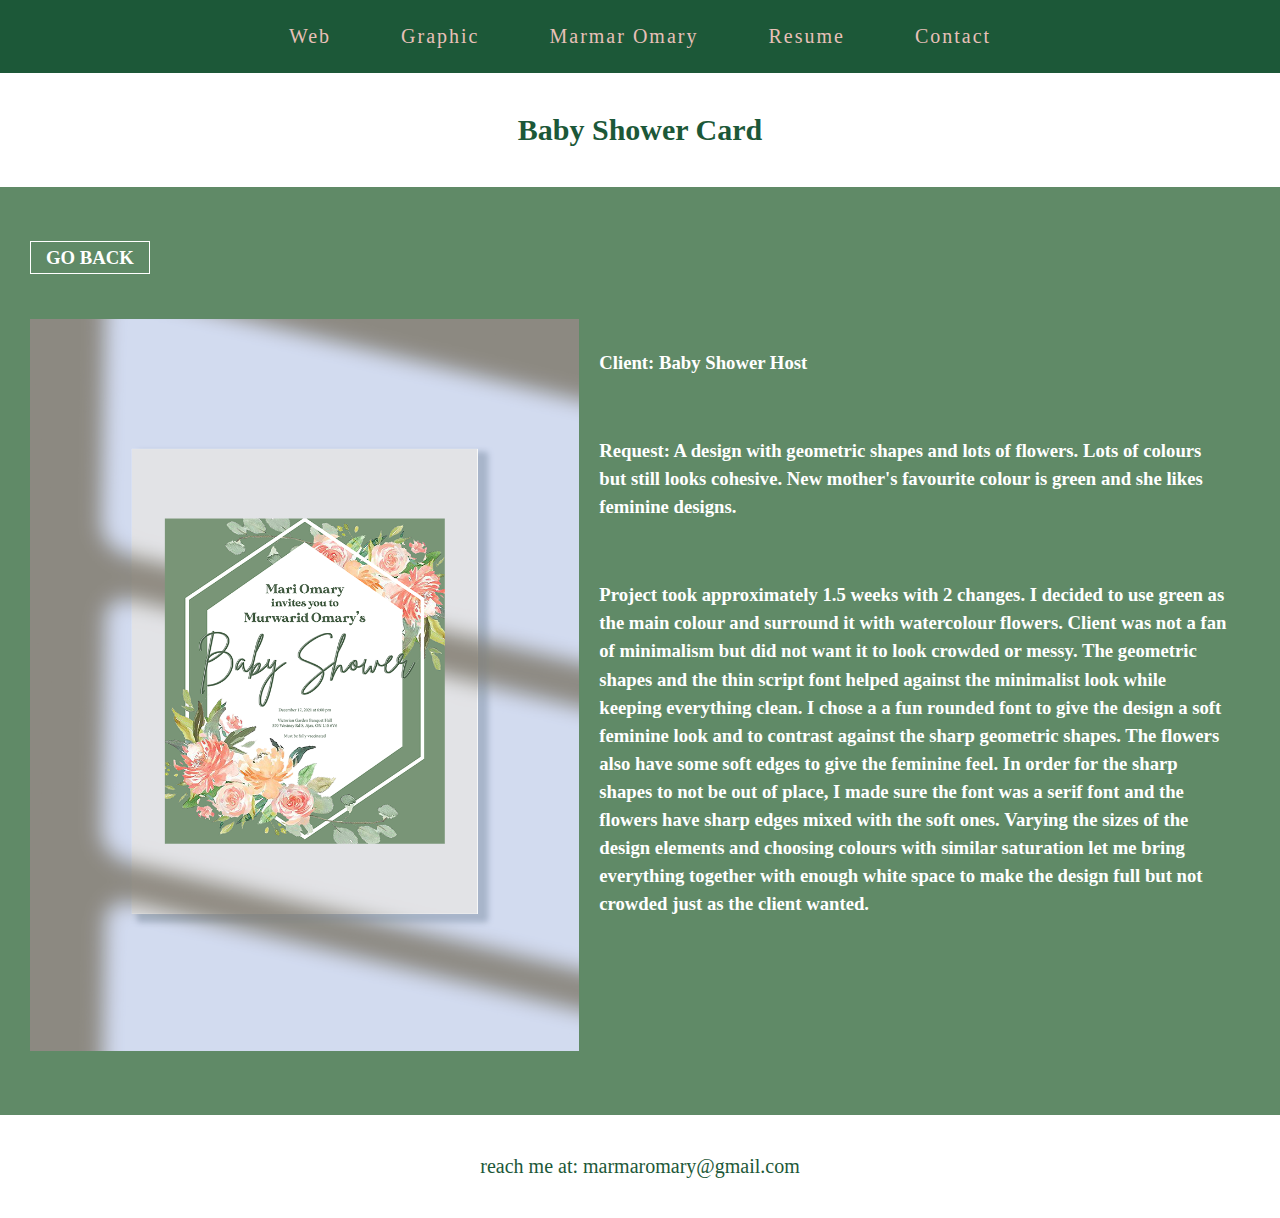
<file: babyshower.html>
<!DOCTYPE html>
<html>
    <head>
        <link rel="stylesheet" href="style.css">
        <title>Marmar Omary - Baby Shower</title>
        <meta name="viewport" content="width=device-width, initial-scale=1" />

        <style>

            .baby-shower{
                background-color: #255f2fba;
                padding: 60px 30px;
            }

            .baby-shower-content{
                margin-top: 50px;
                flex-basis: 50%;
                display: flex;
                justify-content: space-evenly;
            }

            .baby-shower-left img{
                width: 100%;
            }
            
            .baby-shower-right{
                width: 100%;
            }

            .baby-shower-right h3{
                color: white;
                padding: 30px 20px;
                line-height: 1.5;
            }

            .goback{
                text-decoration: none;
                color: white;
                font-weight: bold;
                border: 1px solid white;
                padding: 5px 15px;
            }

            .goback:hover{
                background-color: white;
                color: #0f4218e2;
            }
            
            @media only screen and (max-width: 960px) {
                .baby-shower-content{flex-direction: column;}
            }

        </style>
        
    </head>

    <body>
<!----------------------------NAV-------------------------------->
        <nav class="navbar">
            <div class="navbar-links">
            <ul>
                <li><a href="webdesign.html">Web</li></a>
                <li><a href="graphicdesign.html">Graphic</li></a>
                <li><a href="index.html">Marmar Omary</li></a>
                <li><a href="resume.html">Resume</li></a>
                <li><a href="contact.html">Contact</li></a>
            </ul>
            </div>
            <div class="hamburger">
                <span class="bar"></span>
                <span class="bar"></span>
                <span class="bar"></span>
            </div>
        </nav>

<!------------------------HEADER-------------------------------->
        <header class="header">
            <h2>Baby Shower Card</h2>
        </header>

<!--------------------------MAIN-------------------------------->

        <section class="baby-shower">
            <h3><a href="graphicdesign.html" class="goback">GO BACK</a></h3>
            <section class="baby-shower-content">
                <section class="baby-shower-left">
                    <img src="images/graphic/baby-shower/baby-shower-mockup copy.png">
                </section>

                <section class="baby-shower-right">
                    <h3>Client: Baby Shower Host</h3>
                    <h3>Request: A design with geometric shapes and lots of flowers. 
                        Lots of colours but still looks cohesive. 
                        New mother's favourite colour is green and she likes feminine designs.</h3>
                    <h3>Project took approximately 1.5 weeks with 2 changes. 
                    I decided to use green as the main colour and surround it with watercolour flowers. 
                    Client was not a fan of minimalism but did not want it to look crowded or messy.
                    The geometric shapes and the thin script font helped against the minimalist look while 
                    keeping everything clean. I chose a a fun rounded font to give the design a soft feminine
                    look and to contrast against the sharp geometric shapes. The flowers also have some soft
                    edges to give the feminine feel. In order for the sharp shapes to not be out of place, I made 
                    sure the font was a serif font and the flowers have sharp edges mixed with the soft ones. 
                    Varying the sizes of the design elements and choosing colours with similar saturation let me 
                    bring everything together with enough white space to make the design full but not crowded just as the client wanted.</h3>
                </section>
            </section>
        </section>



<!---------------------FOOTER------------------------------->
        <footer>
            <h2>reach me at: marmaromary@gmail.com</h2>
        </footer>

<!--------------------JAVASCRIPT---------------------------->
        <script>
            const hamburger = document.querySelector(".hamburger");
            const navbarLinks = document.querySelector(".navbar-links");

            hamburger.addEventListener("click", () => {
                hamburger.classList.toggle("active");
                navbarLinks.classList.toggle("active");
            })

        </script>

    </body>
</html>
</file>
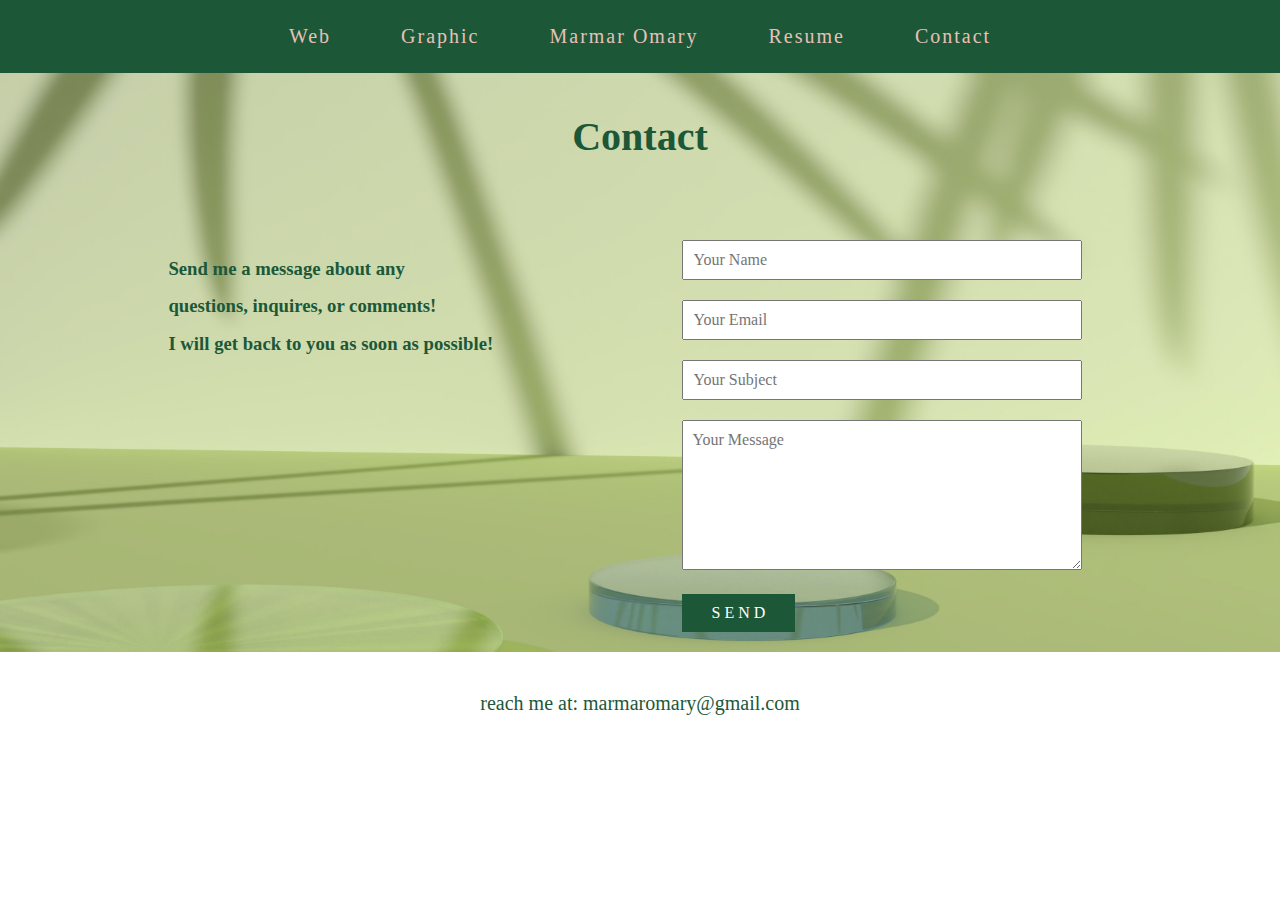
<file: contact.html>
<!DOCTYPE html>
<html>
    <head>
        <link rel="stylesheet" href="style.css">
        <title>Marmar Omary - Contact</title>
        <meta name="viewport" content="width=device-width, initial-scale=1" />
    </head>

    <body>
<!----------------------------NAV-------------------------------->
        <nav class="navbar">
            <div class="navbar-links">
            <ul>
                <li><a href="webdesign.html">Web</li></a>
                <li><a href="graphicdesign.html">Graphic</li></a>
                <li><a href="index.html">Marmar Omary</li></a>
                <li><a href="resume.html">Resume</li></a>
                <li><a href="contact.html">Contact</li></a>
            </ul>
            </div>
            <div class="hamburger">
                <span class="bar"></span>
                <span class="bar"></span>
                <span class="bar"></span>
            </div>
        </nav>

<!------------------------HEADER-------------------------------->


<!------------------------MAIN---------------------------------->
        <section class="contact">
            <h2>Contact</h2>
            <section class="contact-content">

                <section class="right">
                    <h3>Send me a message about any </br>questions, inquires, or comments!
                    </br> I will get back to you as soon as possible!</h3>
                </section>
                <section class="form">
                    <form action="https://formsubmit.co/marmaromary@gmail.com" method="POST">
                        <!--Honeypot-->
                        <input type="text" name="_honeypot" style="display: none;">
                        <!--Disable Captcha-->
                        <input type="hidden" name="_captcha" value="false">
                        <!--Sent Successfully page-->
                        <input type="hidden" name="_next" value="thankyou.html">
                        <!--actual contact form-->
                        <input type="text" class="input-field" name="Name" placeholder="Your Name" required>
                        <input type="email" class="input-field" name="Email" placeholder="Your Email" required>
                        <input type="text" class="input-field" name="Subject" placeholder="Your Subject">
                        <textarea type="text" class="input-field textarea-field" name="comments,&nbsp;questions" placeholder="Your Message" required></textarea>
                        <button type="submit" class="btn">S e n d</button>
                    </form>
                </section>
            </section>
        </section>




<!---------------------FOOTER------------------------------->
        <footer>
            <h2>reach me at: marmaromary@gmail.com</h2>
        </footer>


<!--------------------JAVASCRIPT---------------------------->
        <script>
            const hamburger = document.querySelector(".hamburger");
            const navbarLinks = document.querySelector(".navbar-links");

            hamburger.addEventListener("click", () => {
                hamburger.classList.toggle("active");
                navbarLinks.classList.toggle("active");
            })

        </script>

    </body>
</html>
</file>
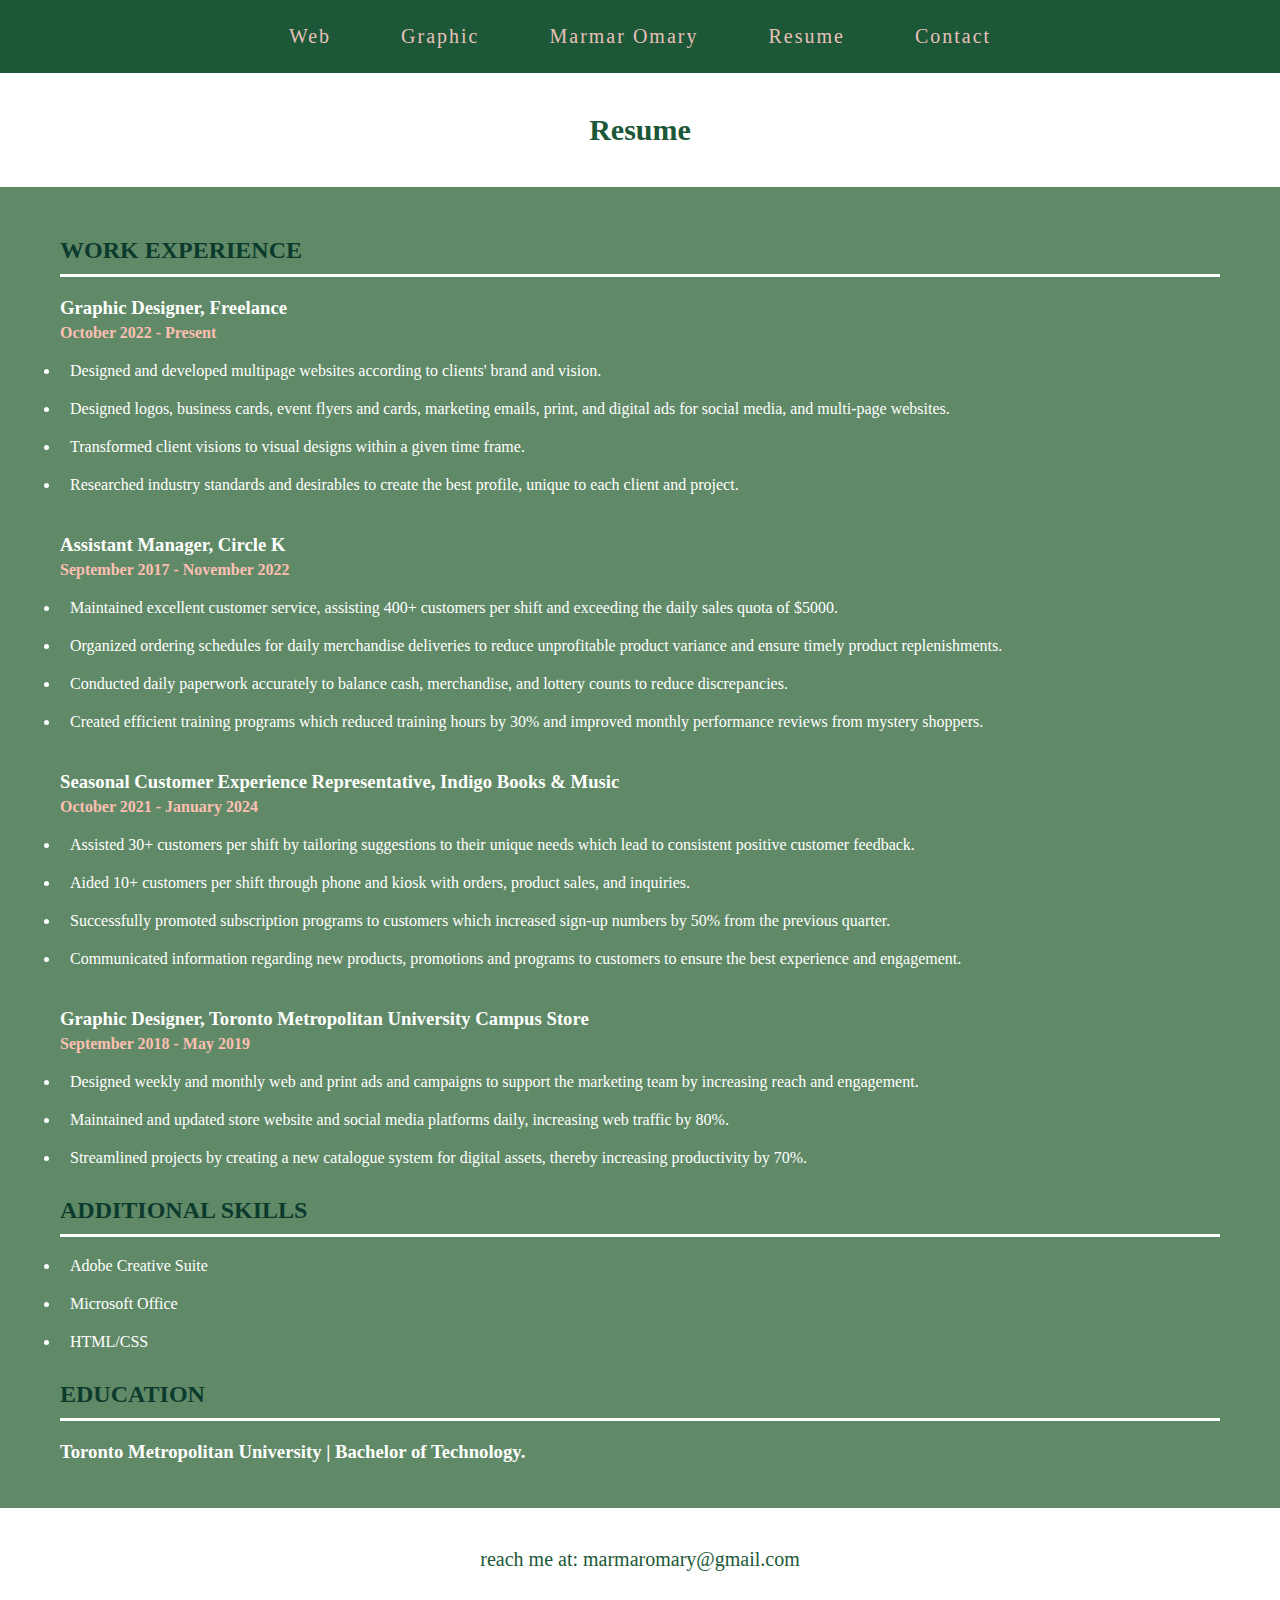
<file: resume.html>
<!DOCTYPE html>
<html>
    <head>
        <link rel="stylesheet" href="style.css">
        <title>Marmar Omary - Resume</title>
        <meta name="viewport" content="width=device-width, initial-scale=1" />
    </head>

    <body>
<!----------------------------NAV-------------------------------->
        <nav class="navbar">
            <div class="navbar-links">
            <ul>
                <li><a href="webdesign.html">Web</li></a>
                <li><a href="graphicdesign.html">Graphic</li></a>
                <li><a href="index.html">Marmar Omary</li></a>
                <li><a href="resume.html">Resume</li></a>
                <li><a href="contact.html">Contact</li></a>
            </ul>
            </div>
            <div class="hamburger">
                <span class="bar"></span>
                <span class="bar"></span>
                <span class="bar"></span>
            </div>
        </nav>

<!------------------------HEADER-------------------------------->
        <header class="header">
            <h2>Resume</h2>
        </header>

<!------------------------MAIN---------------------------------->

        <section class="resume">
            <h2>WORK EXPERIENCE</h2>
                <h3>Graphic Designer, Freelance</h3>
                <h4>October 2022 - Present</h4>
                    <ul>
                        <li>Designed and developed multipage websites according to clients' brand and vision.</li>
                        <li>Designed logos, business cards, event flyers and cards, marketing emails, print, and digital ads for social media, and multi-page websites.</li>
                        <li>Transformed client visions to visual designs within a given time frame.</li>
                        <li>Researched industry standards and desirables to create the best profile, unique to each client and project.</li>
                    </ul>
                <h3>Assistant Manager, Circle K </h3>
                <h4>September 2017 - November 2022</h4>
                    <ul>
                        <li>Maintained excellent customer service, assisting 400+ customers per shift and exceeding the daily sales quota of $5000.</li>
                        <li>Organized ordering schedules for daily merchandise deliveries to reduce unprofitable product variance and ensure timely product replenishments.</li>
                        <li>Conducted daily paperwork accurately to balance cash, merchandise, and lottery counts to reduce discrepancies.</li>
                        <li>Created efficient training programs which reduced training hours by 30% and improved monthly performance reviews from mystery shoppers.</li>
                    </ul>
                <h3>Seasonal Customer Experience Representative, Indigo Books & Music </h3>
                <h4>October 2021 - January 2024</h4>
                    <ul>
                        <li>Assisted 30+ customers per shift by tailoring suggestions to their unique needs which lead to consistent positive customer feedback.</li>
                        <li>Aided 10+ customers per shift through phone and kiosk with orders, product sales, and inquiries.</li>
                        <li>Successfully promoted subscription programs to customers which increased sign-up numbers by 50% from the previous quarter.</li>
                        <li>Communicated information regarding new products, promotions and programs to customers to ensure the best experience and engagement.</li>
                    </ul> 
                <h3>Graphic Designer, Toronto Metropolitan University Campus Store </h3>
                <h4>September 2018 - May 2019 </h4>
                    <ul>
                        <li>Designed weekly and monthly web and print ads and campaigns to support the marketing team by increasing reach and engagement.</li>
                        <li>Maintained and updated store website and social media platforms daily, increasing web traffic by 80%.</li>
                        <li>Streamlined projects by creating a new catalogue system for digital assets, thereby increasing productivity by 70%.</li>
                    </ul> 
            <h2>ADDITIONAL SKILLS</h2>  
                <ul>
                    <li>Adobe Creative Suite</li>
                    <li>Microsoft Office</li>
                    <li>HTML/CSS</li>
                </ul>
            <h2>EDUCATION</h2>
                <h3>Toronto Metropolitan University | Bachelor of Technology.</h3>
        </section>

<!---------------------FOOTER------------------------------->
        <footer>
            <h2>reach me at: marmaromary@gmail.com</h2>
        </footer>

<!--------------------JAVASCRIPT---------------------------->
        <script>
            const hamburger = document.querySelector(".hamburger");
            const navbarLinks = document.querySelector(".navbar-links");

            hamburger.addEventListener("click", () => {
                hamburger.classList.toggle("active");
                navbarLinks.classList.toggle("active");
            })

        </script>

    </body>
</html>
</file>
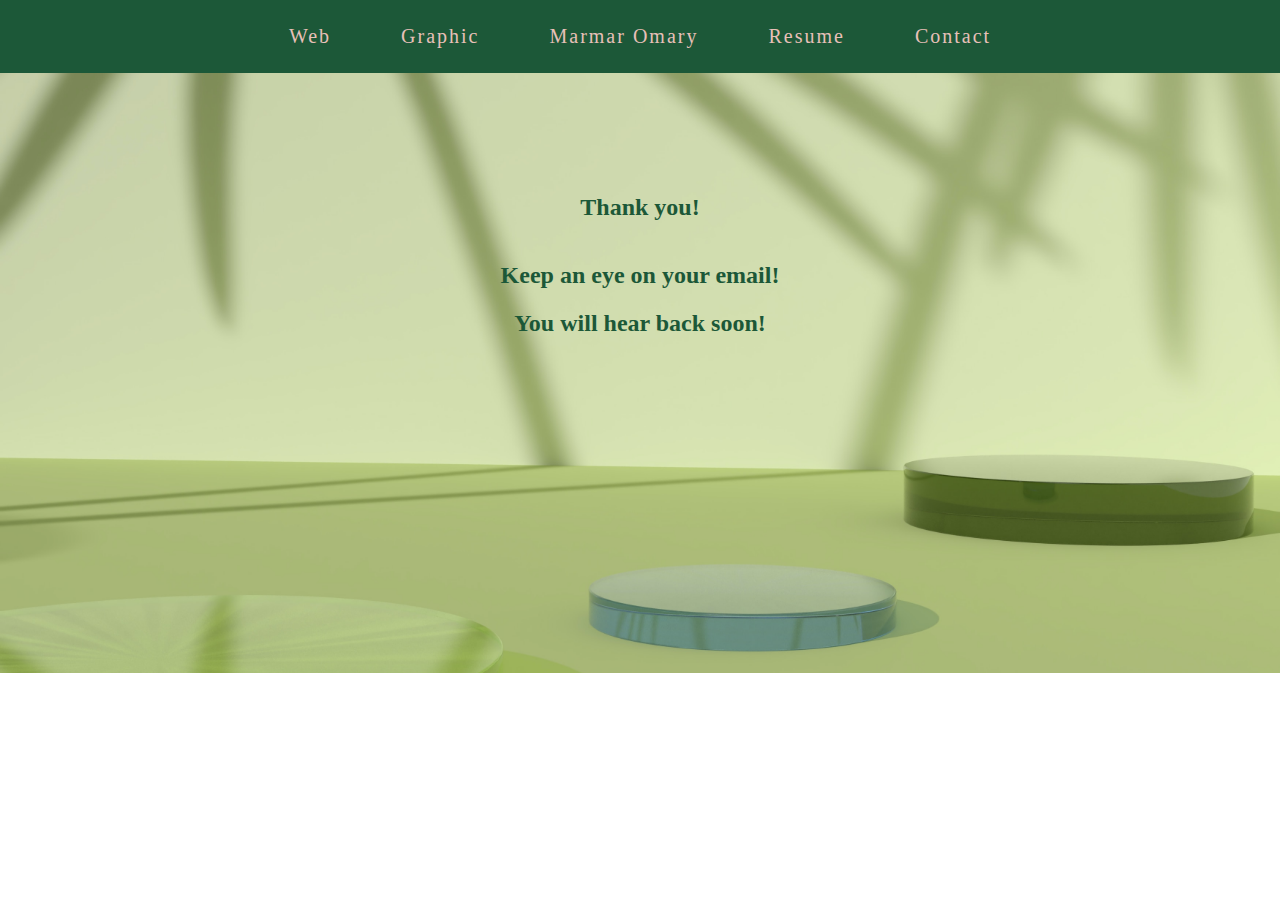
<file: thankyou.html>
<!DOCTYPE html>
<html>
    <head>
        <link rel="stylesheet" href="style.css">
        <title>Marmar Omary - Thank You</title>
        <meta name="viewport" content="width=device-width, initial-scale=1" />
    </head>

    <body>
<!----------------------------NAV-------------------------------->
        <nav class="navbar">
            <div class="navbar-links">
            <ul>
                <li><a href="webdesign.html">Web</li></a>
                <li><a href="graphicdesign.html">Graphic</li></a>
                <li><a href="index.html">Marmar Omary</li></a>
                <li><a href="resume.html">Resume</li></a>
                <li><a href="contact.html">Contact</li></a>
            </ul>
            </div>
            <div class="hamburger">
                <span class="bar"></span>
                <span class="bar"></span>
                <span class="bar"></span>
            </div>
        </nav>

<!------------------------HEADER-------------------------------->


<!------------------------MAIN---------------------------------->

        <section class="thankyou">
            <h2>Thank you!</h2>
            <h2>Keep an eye on your email! </br>You will hear back soon!</h2>
        </section>

<!--------------------JAVASCRIPT---------------------------->
        <script>
            const hamburger = document.querySelector(".hamburger");
            const navbarLinks = document.querySelector(".navbar-links");

            hamburger.addEventListener("click", () => {
                hamburger.classList.toggle("active");
                navbarLinks.classList.toggle("active");
            })

        </script>

    </body>
</html>
</file>
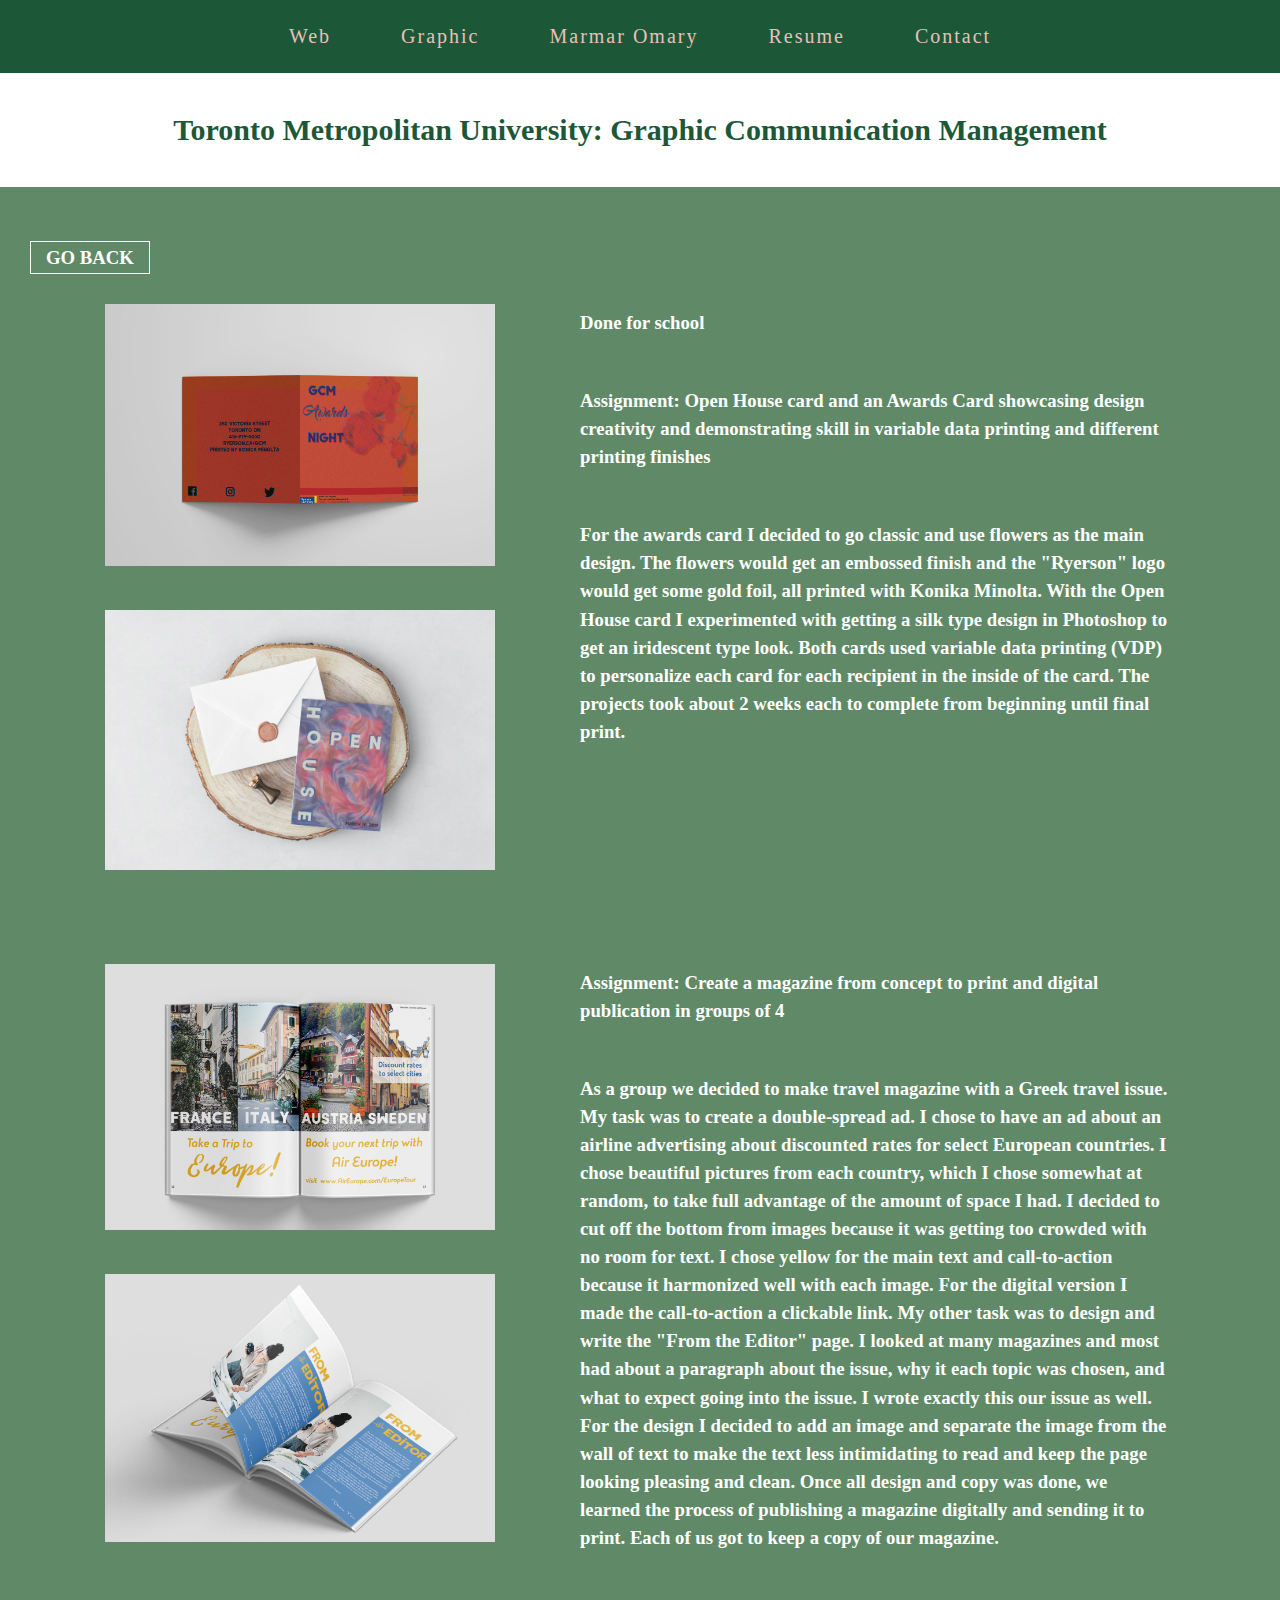
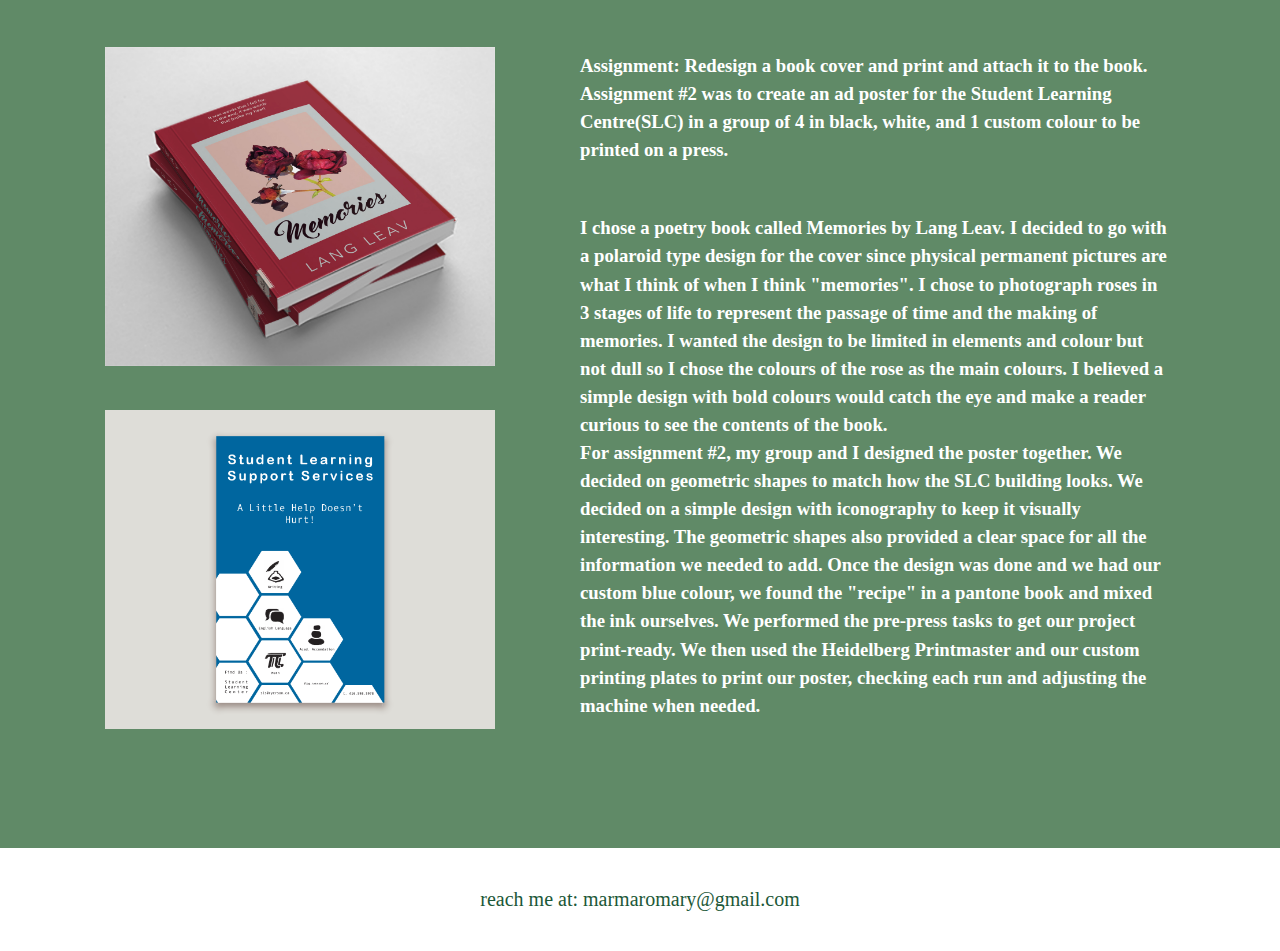
<file: tmugcm.html>
<!DOCTYPE html>
<html>
    <head>
        <link rel="stylesheet" href="style.css">
        <title>Marmar Omary - GCM</title>
        <meta name="viewport" content="width=device-width, initial-scale=1" />

        <style>


            .gcm{
                background-color: #255f2fba;
                padding: 60px 30px;
            }

            .gcm-img{
                flex-basis: 50%;
            }

            .gcm-img h3{
                margin-top: 30px;
                color: white;
                padding: 10px;
                line-height: 1.5;
            }

            .gcm-card , .gcm-magazine , .gcm-poster{
                display: flex;
                justify-content: space-evenly;
                margin-bottom: 50px;
                width:100%;
            }

            .gcm-card img , .gcm-magazine img , .gcm-poster img{
                margin-top: 30px;
                padding: 5px;
                width: 400px;
            }

            .goback{
                text-decoration: none;
                color: white;
                font-weight: bold;
                border: 1px solid white;
                padding: 5px 15px;
                
            }

            .goback:hover{
                background-color: white;
                color: #0f4218e2;
            }

            @media only screen and (max-width: 840px) {
                .gcm-card , .gcm-magazine , .gcm-poster {flex-direction: column;
                width: 100%;}
                .gcm-card img, .gcm-magazine img, .gcm-poster img{width: 100%;}
            }

        </style>
    </head>

    <body>
<!----------------------------NAV-------------------------------->
        <nav class="navbar">
            <div class="navbar-links">
            <ul>
                <li><a href="webdesign.html">Web</li></a>
                <li><a href="graphicdesign.html">Graphic</li></a>
                <li><a href="index.html">Marmar Omary</li></a>
                <li><a href="resume.html">Resume</li></a>
                <li><a href="contact.html">Contact</li></a>
            </ul>
            </div>
            <div class="hamburger">
                <span class="bar"></span>
                <span class="bar"></span>
                <span class="bar"></span>
            </div>
        </nav>

<!------------------------HEADER-------------------------------->
        <header class="header">
            <h2>Toronto Metropolitan University: Graphic Communication Management</h2>
        </header>

<!------------------------MAIN---------------------------------->

        <section class="gcm">
            <h3><a href="graphicdesign.html" class="goback">GO BACK</a></h3>

            <!--LINE 1-->
            <section class="gcm-card">
                <!--IMAGES-->
                <section class="project-img">
                    <section class="gcm-img">
                        <img src="images/graphic/tmu-gcm/award-card-front.jpg">
                    </section>
                    <section class="gcm-img">
                        <img src="images/graphic/tmu-gcm/open-house.jpg">
                    </section>
                </section>
                <!--TEXT-->
                <section class="gcm-img">
                    <h3>Done for school</h3>
                    <h3>Assignment: Open House card and an Awards Card showcasing design creativity
                        and demonstrating skill in variable data printing and different printing finishes</h3>
                    <h3>For the awards card I decided to go classic and use flowers as the main design. The 
                        flowers would get an embossed finish and the "Ryerson" logo would get some gold foil,
                        all printed with Konika Minolta. With the Open House card I experimented with getting
                        a silk type design in Photoshop to get an iridescent type look. Both cards used variable
                        data printing (VDP) to personalize each card for each recipient in the inside of the card.
                        The projects took about 2 weeks each to complete from beginning until final print.
                    </h3>
                </section>
            </section>
            <!--LINE 2-->
            <section class="gcm-magazine">
                <!--IMAGES-->
                <section class="project-img">
                    <section class="gcm-img">
                        <img src="images/graphic/tmu-gcm/Derive-Ad-Top.jpg">
                    </section>
                    <section class="gcm-img">
                        <img src="images/graphic/tmu-gcm/Derive-From-Editor.jpg">
                    </section>
                </section>
                <!--TEXT-->
                <section class="gcm-img">
                    <h3>Assignment: Create a magazine from concept to print and digital publication in groups of 4</h3>
                    <h3>As a group we decided to make travel magazine with a Greek travel issue.
                        My task was to create a double-spread ad. I chose to have an ad about an airline
                        advertising about discounted rates for select European countries. I chose beautiful 
                        pictures from each country, which I chose somewhat at random, to take full advantage 
                        of the amount of space I had. I decided to cut off the bottom from images because it was
                        getting too crowded with no room for text. I chose yellow for the main text and call-to-action
                        because it harmonized well with each image. For the digital version I made the call-to-action
                        a clickable link. My other task was to design and write the "From the Editor" page. I looked at
                        many magazines and most had about a paragraph about the issue, why it each topic was chosen, and what
                        to expect going into the issue. I wrote exactly this our issue as well. For the design I decided to
                        add an image and separate the image from the wall of text to make the text less intimidating to read
                        and keep the page looking pleasing and clean. Once all design and copy was done, we learned the process
                        of publishing a magazine digitally and sending it to print. Each of us got to keep a copy of our magazine.
                    </h3>
                </section>
            </section>
            <!--LINE 2-->
            <section class="gcm-poster">
                <!--IMAGES-->
                <section class="project-img">
                    <section class="gcm-img">
                        <img src="images/graphic/tmu-gcm/Memories-closed.jpg">
                    </section>
                    <section class="gcm-img">
                        <img src="images/graphic/tmu-gcm/student.png">
                    </section>
                </section>
                <!--TEXT-->
                <section class="gcm-img">
                    <h3>Assignment: Redesign a book cover and print and attach it to the book. 
                        Assignment #2 was to create an ad poster for the Student Learning Centre(SLC) in a group of 4 in black, white, 
                        and 1 custom colour to be printed on a press.</h3>
                    <h3>I chose a poetry book called Memories by Lang Leav. I decided to go with a polaroid type design
                        for the cover since physical permanent pictures are what I think of when I think "memories".
                        I chose to photograph roses in 3 stages of life to represent the passage of time and the making of memories.
                        I wanted the design to be limited in elements and colour but not dull so I chose the colours of the rose as
                        the main colours. I believed a simple design with bold colours would catch the eye and make a reader curious
                        to see the contents of the book. </br>
                        For assignment #2, my group and I designed the poster together. We decided on geometric shapes to match how
                        the SLC building looks. We decided on a simple design with iconography to keep it visually interesting.
                        The geometric shapes also provided a clear space for all the information we needed to add. Once the design
                        was done and we had our custom blue colour, we found the "recipe" in a pantone book and mixed the ink ourselves.
                        We performed the pre-press tasks to get our project print-ready. We then used the Heidelberg Printmaster and our 
                        custom printing plates to print our poster, checking each run and adjusting the machine when needed.
                    </h3>
                </section>
            </section>

        </section>




<!---------------------FOOTER------------------------------->
        <footer>
            <h2>reach me at: marmaromary@gmail.com</h2>
        </footer>

<!--------------------JAVASCRIPT---------------------------->
        <script>
            const hamburger = document.querySelector(".hamburger");
            const navbarLinks = document.querySelector(".navbar-links");

            hamburger.addEventListener("click", () => {
                hamburger.classList.toggle("active");
                navbarLinks.classList.toggle("active");
            })
        </script>

    </body>
</html>
</file>
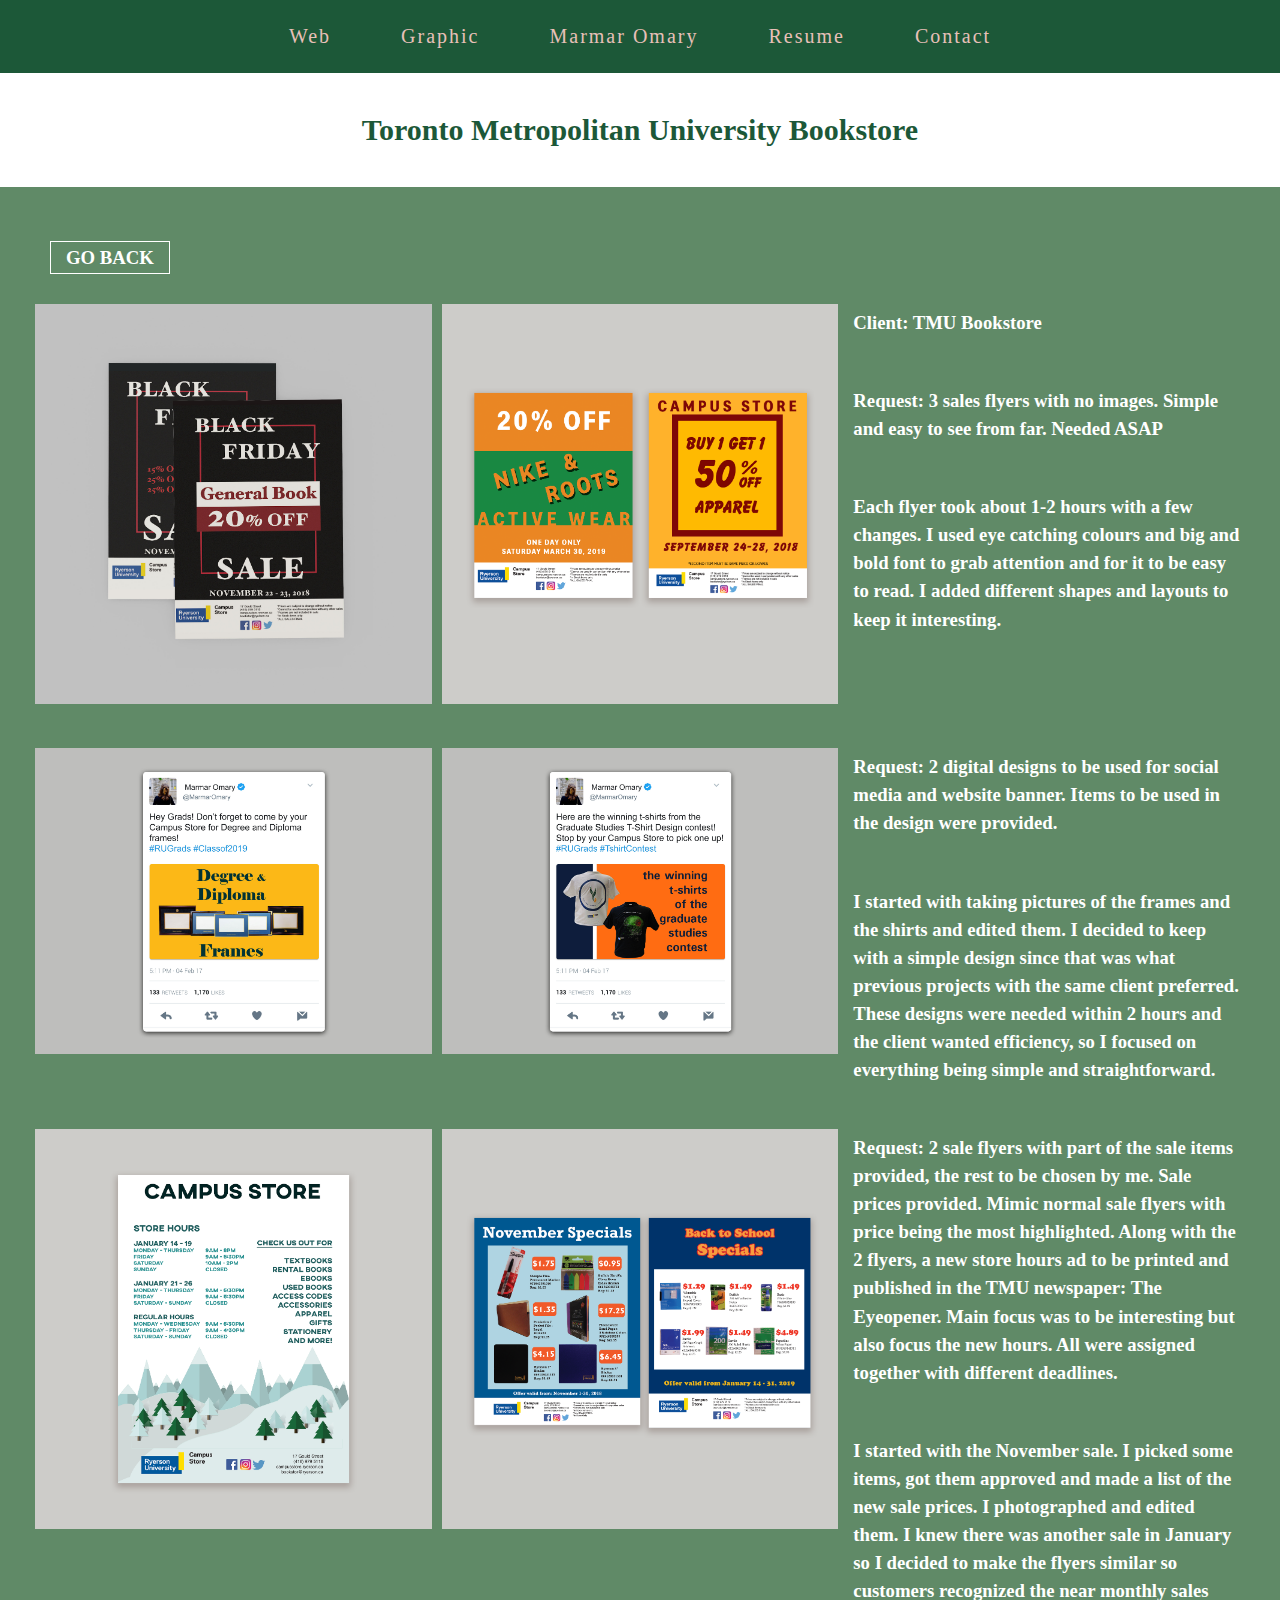
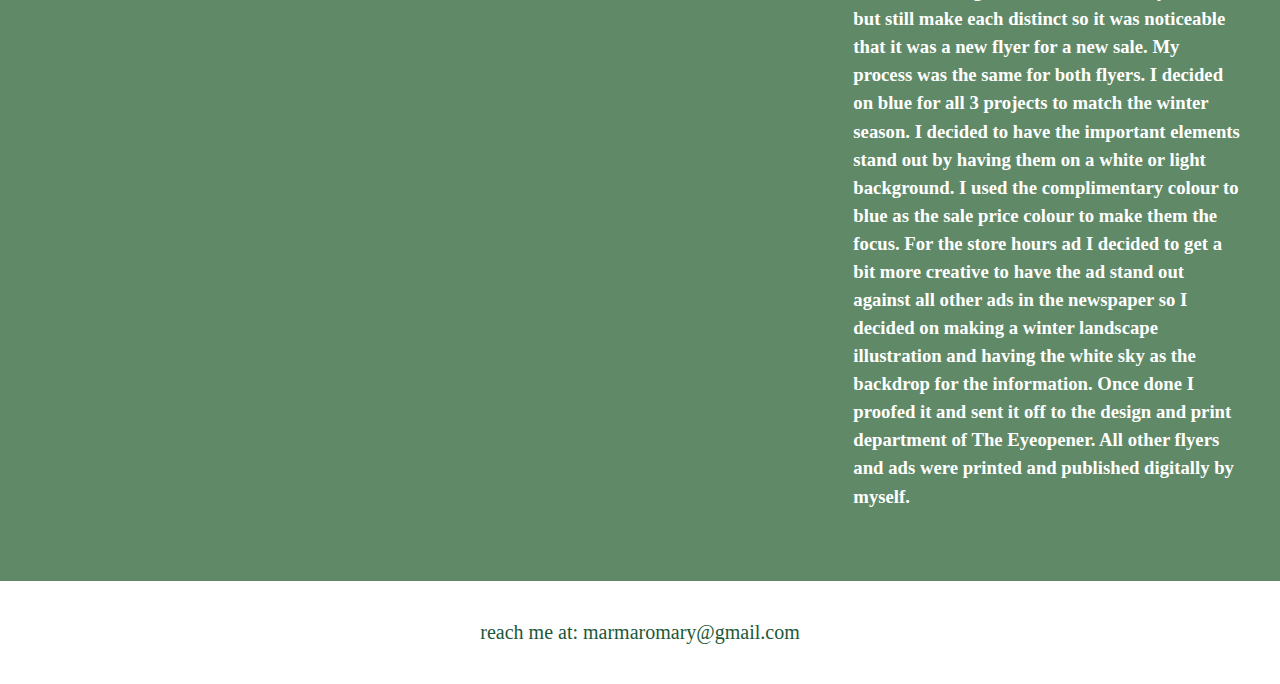
<file: tmustore.html>
<!DOCTYPE html>
<html>
    <head>
        <link rel="stylesheet" href="style.css">
        <title>Marmar Omary - TMU Store</title>
        <meta name="viewport" content="width=device-width, initial-scale=1" />

        <style>


            .tmu{
                background-color: #255f2fba;
                padding: 60px 30px;
            }

            .tmu-img{
                flex-basis: 50%;
            }

            .tmu-img h3{
                margin-top: 30px;
                color: white;
                padding: 10px 10px;
                line-height: 1.5;
            }

            .tmu-flyer , .tmu-tweet , .tmu-ad{
                display: flex;
                justify-content: space-evenly;
            }

            .tmu-flyer img , .tmu-tweet img , .tmu-ad img{
                margin-top: 30px;
                padding: 5px;
                max-width: 100%;
            }

            .goback{
                text-decoration: none;
                color: white;
                font-weight: bold;
                border: 1px solid white;
                padding: 5px 15px;
                margin: 20px;
            }

            .goback:hover{
                background-color: white;
                color: #0f4218e2;
            }

            @media only screen and (max-width: 960px) {
                .tmu-tweet , .tmu-flyer , .tmu-ad {flex-direction: column; align-items: center;}
                .tmu-img{width: 90%;}
            }

        </style>
    </head>

    <body>
<!----------------------------NAV-------------------------------->
        <nav class="navbar">
            <div class="navbar-links">
            <ul>
                <li><a href="webdesign.html">Web</li></a>
                <li><a href="graphicdesign.html">Graphic</li></a>
                <li><a href="index.html">Marmar Omary</li></a>
                <li><a href="resume.html">Resume</li></a>
                <li><a href="contact.html">Contact</li></a>
            </ul>
            </div>
            <div class="hamburger">
                <span class="bar"></span>
                <span class="bar"></span>
                <span class="bar"></span>
            </div>
        </nav>

<!------------------------HEADER-------------------------------->
        <header class="header">
            <h2>Toronto Metropolitan University Bookstore</h2>
        </header>

<!------------------------MAIN---------------------------------->

        <section class="tmu">
            <h3><a href="graphicdesign.html" class="goback">GO BACK</a></h3>

            <!--LINE 1-->
            <section class="tmu-flyer">
                <!--1-->
                <section class="tmu-img">
                    <img src="images/graphic/tmu-store/black-friday-flyers copy.jpg">
                </section>
                <!--2-->
                <section class="tmu-img">
                    <img src="images/graphic/tmu-store/sale-flyer.png">
                </section>
                <!--3-->
                <section class="tmu-img">
                    <h3>Client: TMU Bookstore</h3>
                    <h3>Request: 3 sales flyers with no images. Simple and easy to see from far. Needed ASAP</h3>
                    <h3>Each flyer took about 1-2 hours with a few changes. I used eye catching colours 
                        and big and bold font to grab attention and for it to be easy to read. I added
                        different shapes and layouts to keep it interesting.</h3>
                </section>
            </section>
            <!--LINE 2-->
            <section class="tmu-tweet">
                <!--1-->
                <section class="tmu-img">
                    <img src="images/graphic/tmu-store/degree-tweet.jpg">
                </section>
                <!--2-->
                <section class="tmu-img">
                    <img src="images/graphic/tmu-store/grad-tshirt-tweet.jpg">
                </section>
                <!--3-->
                <section class="tmu-img">
                    <h3>Request: 2 digital designs to be used for social media and website banner.
                        Items to be used in the design were provided.</h3>
                    <h3>I started with taking pictures of the frames and the shirts and edited them.
                        I decided to keep with a simple design since that was what previous projects
                        with the same client preferred. These designs were needed within 2 hours and 
                        the client wanted efficiency, so I focused on everything being simple and straightforward.
                    </h3>
                </section>
            </section>
            <!--LINE 2-->
            <section class="tmu-ad">
                <!--1-->
                <section class="tmu-img">
                    <img src="images/graphic/tmu-store/eyeopener-ad.png">
                </section>
                <!--2-->
                <section class="tmu-img">
                    <img src="images/graphic/tmu-store/flyers.png">
                </section>
                <!--3-->
                <section class="tmu-img">
                    <h3>Request: 2 sale flyers with part of the sale items provided, the rest to be chosen
                        by me. Sale prices provided. Mimic normal sale flyers with price
                        being the most highlighted. Along with the 2 flyers, a new store hours ad to be printed and published
                        in the TMU newspaper: The Eyeopener. Main focus was to be interesting but also focus the new hours.
                        All were assigned together with different deadlines. </h3>
                    <h3>I started with the November sale. I picked some items, got them approved and made a list of 
                        the new sale prices. I photographed and edited them. I knew there was another sale in January
                        so I decided to make the flyers similar so customers recognized the near monthly sales but still
                        make each distinct so it was noticeable that it was a new flyer for a new sale. My process was the 
                        same for both flyers. I decided on blue for all 3 projects to match the winter
                        season. I decided to have the important elements stand out by having them on a white or light background.
                        I used the complimentary colour to blue as the sale price colour to make them the focus. For the 
                        store hours ad I decided to get a bit more creative to have the ad stand out against all other ads
                        in the newspaper so I decided on making a winter landscape illustration and having the white sky as the
                        backdrop for the information. Once done I proofed it and sent it off to the design and print department of
                        The Eyeopener. All other flyers and ads were printed and published digitally by myself.
                    </h3>
                </section>
            </section>

        </section>




<!---------------------FOOTER------------------------------->
        <footer>
            <h2>reach me at: marmaromary@gmail.com</h2>
        </footer>

<!--------------------JAVASCRIPT---------------------------->
        <script>
            const hamburger = document.querySelector(".hamburger");
            const navbarLinks = document.querySelector(".navbar-links");

            hamburger.addEventListener("click", () => {
                hamburger.classList.toggle("active");
                navbarLinks.classList.toggle("active");
            })

        </script>

    </body>
</html>
</file>
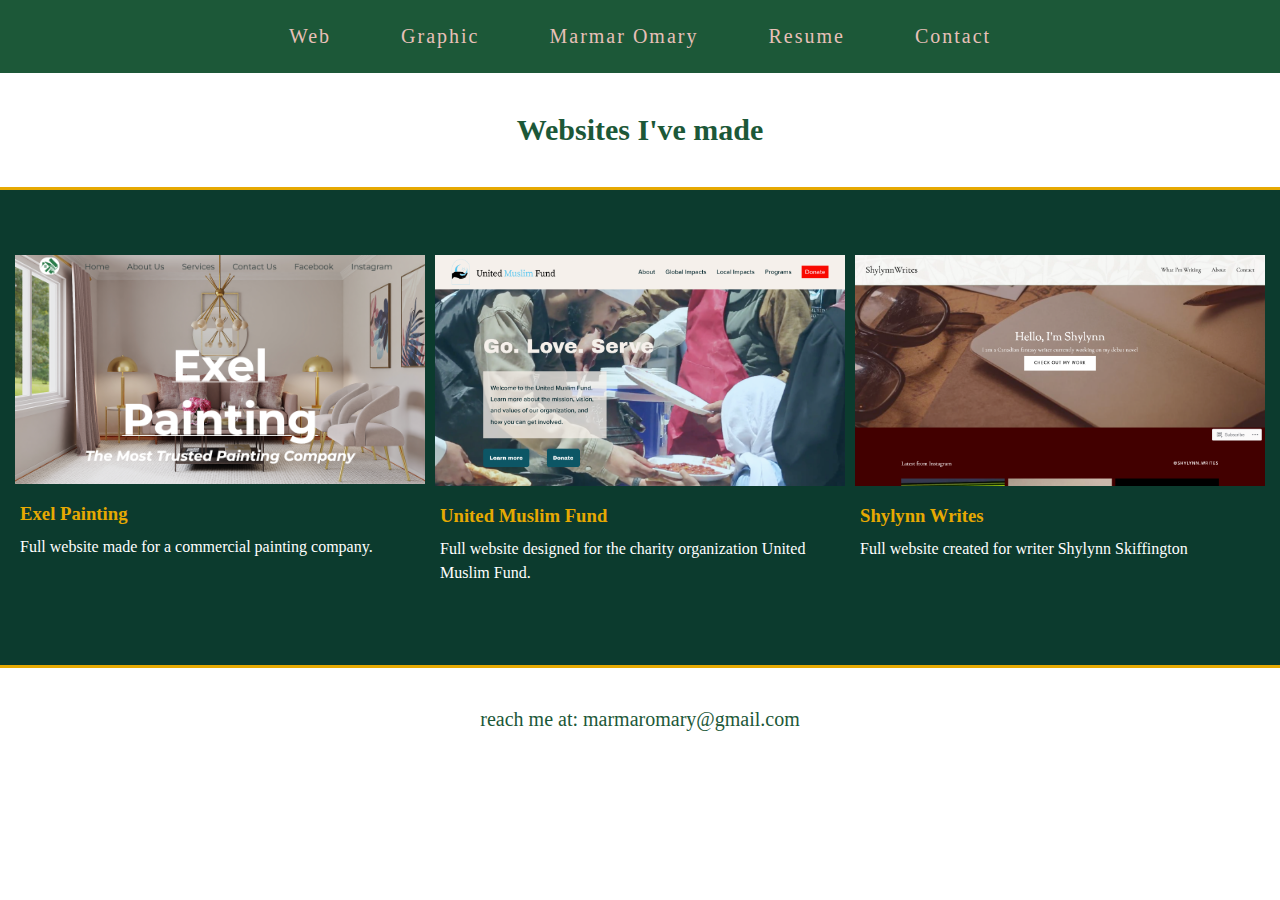
<file: webdesign.html>
<!DOCTYPE html>
<html>
    <head>
        <link rel="stylesheet" href="style.css">
        <title>Marmar Omary - Web Design</title>
        <meta name="viewport" content="width=device-width, initial-scale=1" />
    </head>

    <body>
<!----------------------------NAV-------------------------------->
        <nav class="navbar">
            <div class="navbar-links">
            <ul>
                <li><a href="webdesign.html">Web</li></a>
                <li><a href="graphicdesign.html">Graphic</li></a>
                <li><a href="index.html">Marmar Omary</li></a>
                <li><a href="resume.html">Resume</li></a>
                <li><a href="contact.html">Contact</li></a>
            </ul>
            </div>
            <div class="hamburger">
                <span class="bar"></span>
                <span class="bar"></span>
                <span class="bar"></span>
            </div>
        </nav>

<!------------------------HEADER-------------------------------->
        <header class="header">
            <h2>Websites I've made</h2>
        </header>

<!------------------------MAIN---------------------------------->
        <section class="web-main">
            <section class="web-content">
                <section class="web-img">
                    <a href="https://www.exelpainting.com/" target="_blank">
                        <img src="images/web/exelpainting.png" alt="Image of Exel Painting landing page which leads to the website itself">
                    </a>
                    <h3>Exel Painting</h3>
                    <p>Full website made for a commercial painting company. </p>
                </section>

                <section class="web-img">
                    <a href="https://www.unitedmuslimfund.org/" target="_blank">
                        <img src="images/web/unitedmuslimfund.png" alt="Image of United Muslim Fund landing page which leads to the website itself">
                    </a>
                    <h3>United Muslim Fund</h3>
                    <p>Full website designed for the charity organization United Muslim Fund.</p>
                </section>                
                
                <section class="web-img">
                    <a href="https://shylynnwrites.ca/" target="_blank">
                        <img src="images/web/shylynnwrites.png" alt="Image of Shylynn Writes landing page which leads to the website itself">
                    </a>
                    <h3>Shylynn Writes</h3>
                    <p>Full website created for writer Shylynn Skiffington </p>
                </section>

            </section>
        </section>

<!---------------------FOOTER------------------------------->
        <footer>
            <h2>reach me at: marmaromary@gmail.com</h2>
        </footer>


<!--------------------JAVASCRIPT---------------------------->
        <script>
            const hamburger = document.querySelector(".hamburger");
            const navbarLinks = document.querySelector(".navbar-links");

            hamburger.addEventListener("click", () => {
                hamburger.classList.toggle("active");
                navbarLinks.classList.toggle("active");
            })

        </script>
    </body>
</html>
</file>
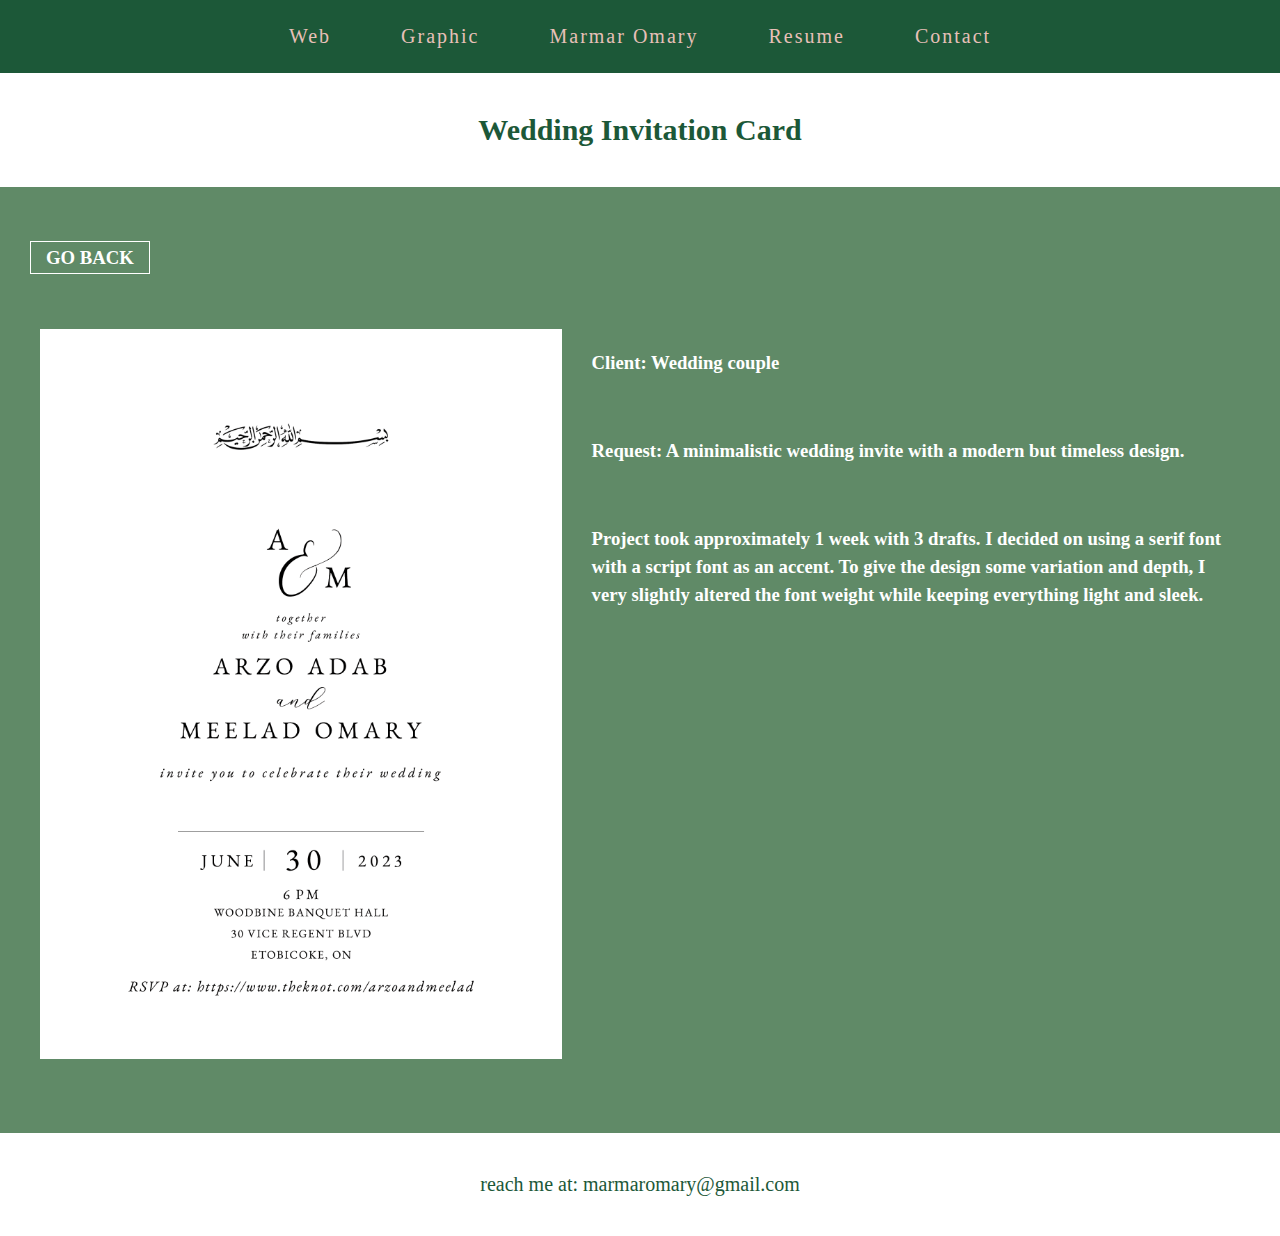
<file: weddingcard.html>
<!DOCTYPE html>
<html>
    <head>
        <link rel="stylesheet" href="style.css">
        <title>Marmar Omary - Wedding Card</title>
        <meta name="viewport" content="width=device-width, initial-scale=1" />

        <style>

            .wedding-card{
                background-color: #255f2fba;
                padding: 60px 30px;
            }

            .wedding-card-content{
                margin-top: 50px;
                flex-basis: 50%;
                display: flex;
                justify-content: space-evenly;
            }   

            .wedding-left img{
                width: 100%;
                padding: 10px;
            }
            

            .wedding-right h3{
                color: white;
                padding: 30px 20px;
                line-height: 1.5;
            }

            .goback{
                text-decoration: none;
                color: white;
                font-weight: bold;
                border: 1px solid white;
                padding: 5px 15px;
                
            }

            .goback:hover{
                background-color: white;
                color: #0f4218e2;
            }

            @media only screen and (max-width: 730px) {
                .wedding-card-content{flex-direction: column;}
                .wedding-left img{width: 100%;}
            }
            
        </style>
        
    </head>

    <body>
<!----------------------------NAV-------------------------------->
        <nav class="navbar">
            <div class="navbar-links">
            <ul>
                <li><a href="webdesign.html">Web</li></a>
                <li><a href="graphicdesign.html">Graphic</li></a>
                <li><a href="index.html">Marmar Omary</li></a>
                <li><a href="resume.html">Resume</li></a>
                <li><a href="contact.html">Contact</li></a>
            </ul>
            </div>
            <div class="hamburger">
                <span class="bar"></span>
                <span class="bar"></span>
                <span class="bar"></span>
            </div>
        </nav>

<!------------------------HEADER-------------------------------->
        <header class="header">
            <h2>Wedding Invitation Card</h2>
        </header>

<!--------------------------MAIN-------------------------------->

        <section class="wedding-card">
            <h3><a href="graphicdesign.html" class="goback">GO BACK</a></h3>
            <section class="wedding-card-content">
                <section class="wedding-left">
                    <img src="images/graphic/wedding-card/arzo_milod_weddingcard2 copy.png">
                </section>

                <section class="wedding-right">
                    <h3>Client: Wedding couple</h3>
                    <h3>Request: A minimalistic wedding invite with a modern but timeless design.</h3>
                    <h3>Project took approximately 1 week with 3 drafts. 
                    I decided on using a serif font with a script font as an accent. 
                    To give the design some variation and depth, 
                    I very slightly altered the font weight while keeping everything light and sleek. </h3>
                </section>
            </section>
        </section>



<!---------------------FOOTER------------------------------->
        <footer>
            <h2>reach me at: marmaromary@gmail.com</h2>
        </footer>

<!--------------------JAVASCRIPT---------------------------->
        <script>
            const hamburger = document.querySelector(".hamburger");
            const navbarLinks = document.querySelector(".navbar-links");

            hamburger.addEventListener("click", () => {
                hamburger.classList.toggle("active");
                navbarLinks.classList.toggle("active");
            })

        </script>

    </body>
</html>
</file>
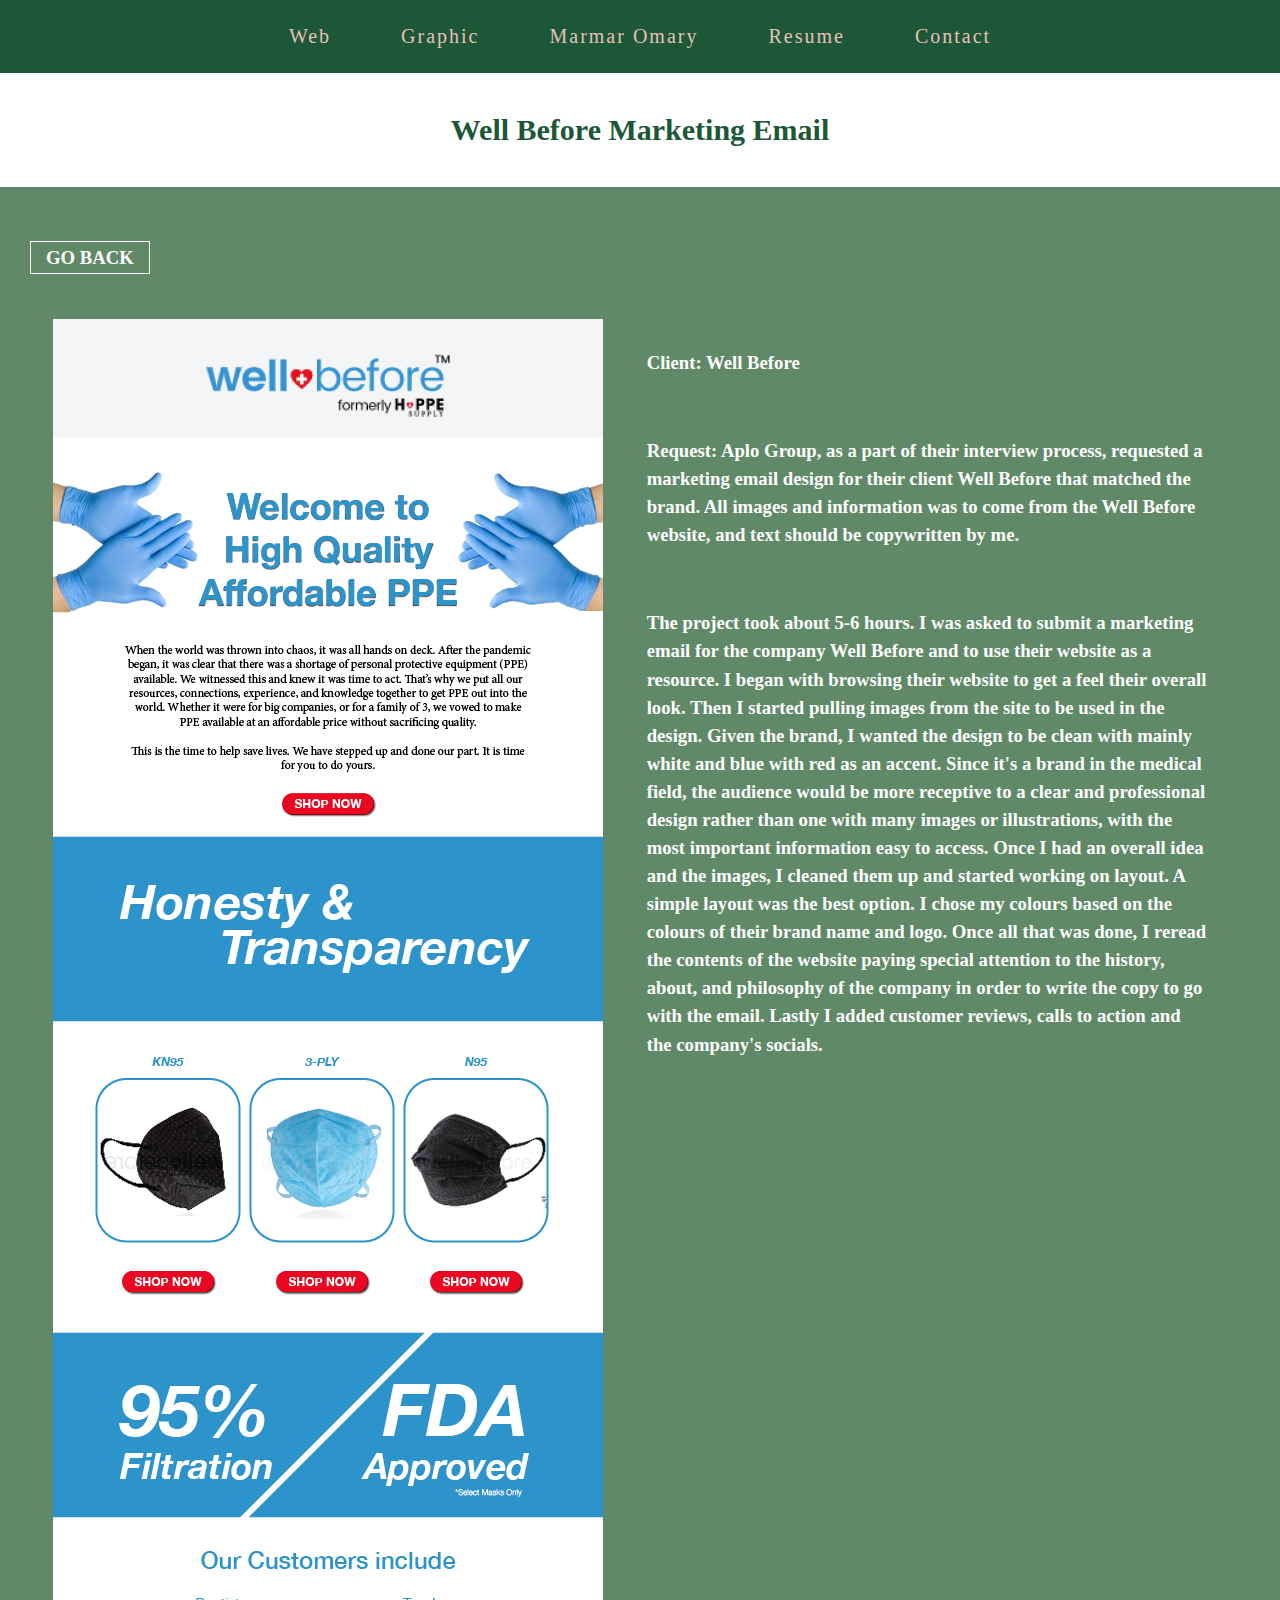
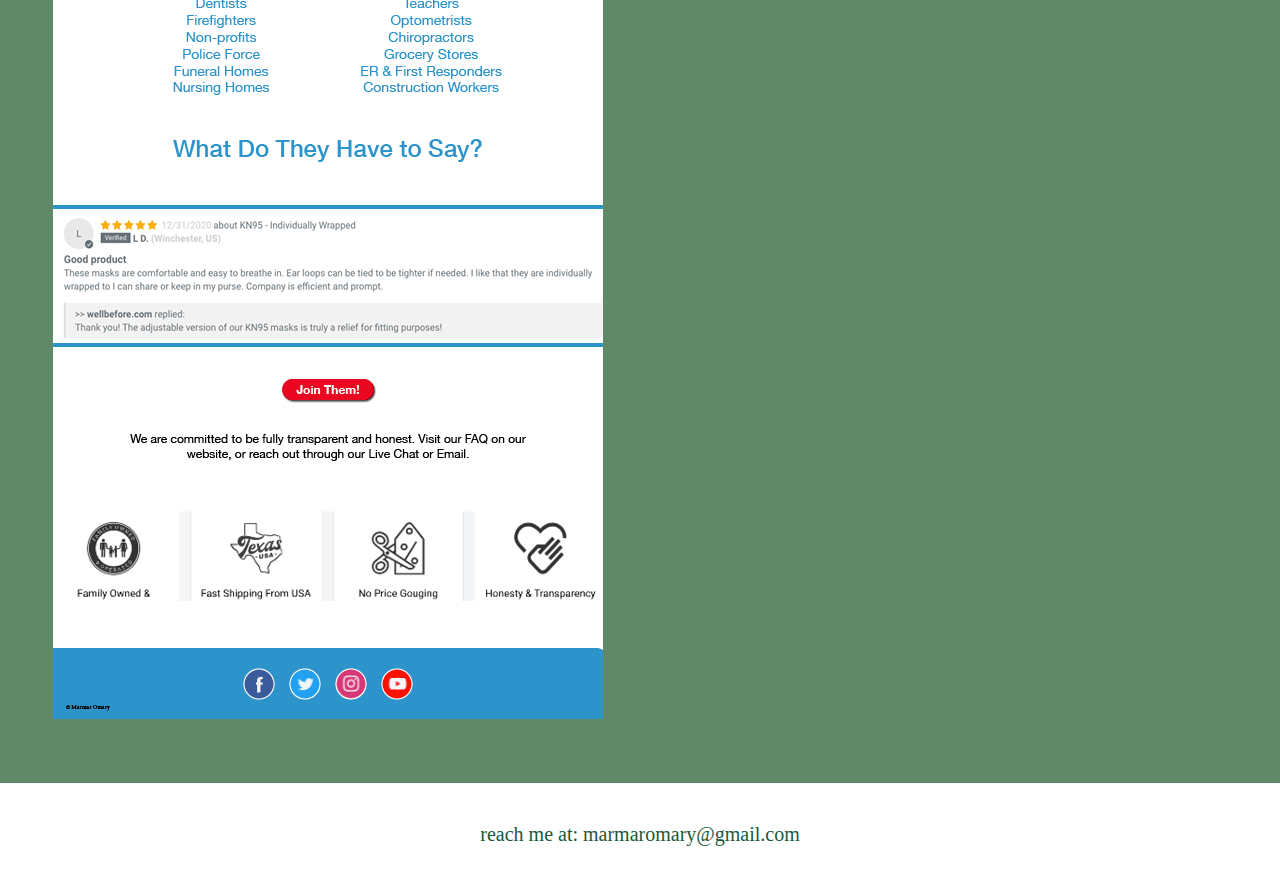
<file: wellbefore.html>
<!DOCTYPE html>
<html>
    <head>
        <link rel="stylesheet" href="style.css">
        <title>Marmar Omary - Well Before</title>
        <meta name="viewport" content="width=device-width, initial-scale=1" />

        <style>

            .well-before{
                background-color: #255f2fba;
                padding: 60px 30px;
            }

            .well-before-content{
                margin-top: 50px;
                flex-basis: 50%;
                display: flex;
                justify-content: space-evenly;
            }

            .well-before-left img{
                width: 100%;
                
            }
            
            .well-before-right{
                max-width: 600px;
            }

            .well-before-right h3{
                color: white;
                padding: 30px 20px;
                line-height: 1.5;
            }

            .goback{
                text-decoration: none;
                color: white;
                font-weight: bold;
                border: 1px solid white;
                padding: 5px 15px;
                
            }

            .goback:hover{
                background-color: white;
                color: #0f4218e2;
            }

            @media only screen and (max-width: 960px) {
                .well-before-content{flex-direction: column;}
            }
            
        </style>
        
    </head>

    <body>
<!----------------------------NAV-------------------------------->
        <nav class="navbar">
            <div class="navbar-links">
            <ul>
                <li><a href="webdesign.html">Web</li></a>
                <li><a href="graphicdesign.html">Graphic</li></a>
                <li><a href="index.html">Marmar Omary</li></a>
                <li><a href="resume.html">Resume</li></a>
                <li><a href="contact.html">Contact</li></a>
            </ul>
            </div>
            <div class="hamburger">
                <span class="bar"></span>
                <span class="bar"></span>
                <span class="bar"></span>
            </div>
        </nav>

<!------------------------HEADER-------------------------------->
        <header class="header">
            <h2>Well Before Marketing Email</h2>
        </header>

<!--------------------------MAIN-------------------------------->

        <section class="well-before">
            <h3><a href="graphicdesign.html" class="goback">GO BACK</a></h3>
            <section class="well-before-content">
                <section class="well-before-left">
                    <img src="images/graphic/well-before/well before newsletter.png">
                </section>

                <section class="well-before-right">
                    <h3>Client: Well Before</h3>
                    <h3>Request: Aplo Group, as a part of their interview process, requested a 
                        marketing email design for their client Well Before that matched the brand.
                        All images and information was to come from the Well Before website, and 
                        text should be copywritten by me.</h3>
                    <h3>The project took about 5-6 hours. I was asked to submit a marketing email for the company Well Before and to use their website 
                        as a resource. I began with browsing their website to get a feel their overall look. Then I started
                        pulling images from the site to be used in the design. Given the brand, I wanted the design
                        to be clean with mainly white and blue with red as an accent. Since it's a brand in the medical
                        field, the audience would be more receptive to a clear and professional design rather than one with
                        many images or illustrations, with the most important information easy to access. Once I had an overall
                        idea and the images, I cleaned them up and started working on layout. A simple layout was the best option.
                        I chose my colours based on the colours of their brand name and logo. Once all that was done,
                        I reread the contents of the website paying special attention to the history, about, and philosophy
                        of the company in order to write the copy to go with the email. Lastly I added customer reviews, calls to 
                        action and the company's socials.
                    </h3>
                </section>
            </section>
        </section>



<!---------------------FOOTER------------------------------->
        <footer>
            <h2>reach me at: marmaromary@gmail.com</h2>
        </footer>

<!--------------------JAVASCRIPT---------------------------->
        <script>
            const hamburger = document.querySelector(".hamburger");
            const navbarLinks = document.querySelector(".navbar-links");

            hamburger.addEventListener("click", () => {
                hamburger.classList.toggle("active");
                navbarLinks.classList.toggle("active");
            })

        </script>

    </body>
</html>
</file>
<file: style.css>
*{
    margin: 0;
    padding: 0;
    box-sizing: border-box;
    font-family: serif;
}

/* NAV */

.navbar{
    display: flex;
    justify-content: space-evenly;
    align-items: center;
    background-color:#1c5838;
}

.navbar-links ul{
    display: flex;
}

.navbar-links li{
    padding: 15px;
    list-style: none;
}

.navbar-links li a{
    text-decoration: none;
    color: #E8C0B8;
    padding: 10px 20px;
    font-weight: 400;
    font-size: 20px;
    letter-spacing: 2px;
    display: block;
}

nav a:hover{
    color: #1c5838;
    background-color: #E8C0B8;
    
}

.hamburger{
    position: absolute;
    top: 15px;
    right: 20px;
    display: none;
    flex-direction: column;
    justify-content: space-between;
    width: 30px;
    height: 21px;
    cursor: pointer;
}

.hamburger .bar{
    width: 100%;
    height: 3px;
    background-color: #E981A4;
    -webkit-transition: all 0.3s ease-in-out;
    transition: all 0.3 ease-in-out;
    
}

@media (max-width: 773px) {

    .hamburger{
        display: flex;
    }

    .navbar-links{
        display: none;
        width: 100%;
    }

    .navbar-links ul{
        flex-direction: column;
        width: 100%;
    }

    .navbar-links li{
        text-align: center;
    }

    .navbar-links li a{
        padding: 5px 10px;
    }

    .navbar-links.active{
        display: flex;
    }

    .hamburger.active .bar:nth-child(2){
        opacity: 0;
    }
    .hamburger.active .bar:nth-child(1){
        transform: translateY(9px) rotate(45deg);
    }
    .hamburger.active .bar:nth-child(3){
        transform: translateY(-9px) rotate(-45deg);
    }

    .header {
        padding-top: 30px;
    }

}


/* HEADER */

header{
    padding: 10px;
    margin: 30px;
    position: relative;
}

header h1 , header h2{
    color: #1c5838;
    text-align: center;
}

header h1{
    font-size: 50px;
    
}

header h2{
    font-size: 30px;
}

span{
    color: #E981A4;
    text-decoration: underline;
}


/* ~~~~~~~~~~~~~~~~~~~~~~~~~~~~~~~~~~~ INDEX ~~~~~~~~~~~~~~~~~~~~~~~~~~~~~~~~~~~~~~~~~~~~ */


.home-main{
    display: flex;
    justify-content: center;
}
.home-main img{
    max-width: 100%;
}

@media only screen and (max-width: 478px){
    .home-main{flex-direction: column;}
}


/* ~~~~~~~~~~~~~~~~~~~~~~~~~~~~~~~~~~~ WEB ~~~~~~~~~~~~~~~~~~~~~~~~~~~~~~~~~~~~~~~~~~~~~ */



.web-main{
    background-color: #0c3b2e;
    padding: 60px 10px;
    border-bottom: solid #e6a902;
    border-top: solid #e6a902;
}

.web-content{
    display: flex;
    justify-content: space-evenly;
}
.web-img{
    flex-basis: 50%;
}

.web-main img{
    padding: 5px;
    max-width: 100%;
}

.web-img img:hover{
    opacity: 70%;
}

.web-img h3{
    color: #e6a902;
    padding: 10px 10px;
}

.web-img p{
    line-height: 1.5;
    font-weight: 300;
    color: white;
    padding: 0 10px 20px 10px;
}

@media only screen and (max-width: 600px){
    .web-content{flex-direction: column;}
    .web-img{width: 100%;}
}


/* ~~~~~~~~~~~~~~~~~~~~~~~~~~~~~~~~~~~ GRAPHIC ~~~~~~~~~~~~~~~~~~~~~~~~~~~~~~~~~~~~~~~~~~~~~ */

.graphic-main{
    background-color: #0c3b2e;
    padding: 60px 0;
    border-bottom: solid #e6a902;
    border-top: solid #e6a902;
}

.graphic-img{
    max-width: 400px;
    flex-basis: 50%;
}

.graphic-img h3{
    color: #e6a902;
    padding: 10px 10px;
}

.graphic-main1{
    display: flex;
    justify-content: space-evenly;
}

.graphic-main1 img{
    padding: 5px;
    max-width: 100%;
    width: 400px;
    height: auto;
}

.graphic-main1 img:hover{
    opacity: 80%;
}

.graphic-main2{
    display: flex;
    justify-content: space-evenly;
}

.graphic-main2 img{
    margin-top: 30px;
    padding: 5px;
    max-width: 100%;
    width: 400px;
    height: auto;
}

.graphic-main2 img:hover{
    opacity: 80%;
}


@media only screen and (max-width: 475px){
    .graphic-main1 , .graphic-main2{flex-direction: column; align-items: center;}
    .graphic-main h3{padding: 20px 5px; }
    .graphic-main2 img{margin: 0;}
}


/* ~~~~~~~~~~~~~~~~~~~~~~~~~~~~~~~~~~~ RESUME ~~~~~~~~~~~~~~~~~~~~~~~~~~~~~~~~~~~~~~~~~~~~~ */



.resume{
    margin: 20px 0;
    padding: 40px 60px;
    background-color: #255f2fba;

}

.resume h2{
    color: #0c3b2e;
    font-weight: bold;
    padding: 10px 0;
    border-bottom: solid white;
}

.resume h3{
    padding-top: 20px;
    padding-bottom: 5px;
    color: white;
}

.resume h4{
    color: #febfb3;
}

.resume ul{
    padding: 10px 0;
}

.resume ul li{
    padding: 10px;
    color: white;
}


/* ~~~~~~~~~~~~~~~~~~~~~~~~~~~~~~~~~~~ CONTACT ~~~~~~~~~~~~~~~~~~~~~~~~~~~~~~~~~~~~~~~~~~~~~ */



.contact{
    background-position: center;
    background-size: cover;
    background-image: url("images/contact-thankyou/allison-saeng-eZ8fkqYTWIM-unsplash.jpg");
}

.contact-content{
    display: flex;
    flex-basis: 50%;
    justify-content: space-evenly;
}

.contact h2{
    text-align: center;
    color: #1c5838;
    padding: 40px;
    font-size: 40px;
}


.right h3{
    padding: 50px;
    color: #1c5838;
    line-height: 2;
}

/* form */


.form{
    width: 500px;
    padding: 20px;
    margin: 0;
}

.input-field{
    width: 400px;
    height: 40px;
    margin-top: 20px;
    padding: 0 10px;
    font-size: 16px;
}

.textarea-field{
    height: 150px;
    padding-top: 10px;
}

form .btn{
    padding: 10px 30px;
    margin-top: 20px;
    background-color: #1c5838;
    color: white;
    border: none;
    text-transform: uppercase;
    font-size: 16px;
}

@media only screen and (max-width: 755px) {
    .contact-content{flex-direction: column;}
    .form{overflow: hidden;}
    .form{width: 400px;;}
    .contact h2{padding-top: 60px;}
}

@media only screen and (max-width: 400px) {
    .form{width: 350px;}
}
/* ~~~~~~~~~~~~~~~~~~~~~~~~~~~~~~~~~~~ THANK YOU ~~~~~~~~~~~~~~~~~~~~~~~~~~~~~~~~~~~~~~~~~~~~~ */


.thankyou{
    padding-top: 100px;
    background-image: url("images/contact-thankyou/allison-saeng-eZ8fkqYTWIM-unsplash.jpg");
    background-size: cover;
    height: 600px;
    background-position: center;
}

.thankyou h2{
    color: #1c5838;
    text-align: center;
    padding: 10px;
    line-height: 2;  
}



/* FOOTER */

footer{
    margin: 40px;
}

footer h2{
    text-align: center;
    font-weight: lighter;
    font-size: 20px;
    color: #1c5838;
}
</file>
